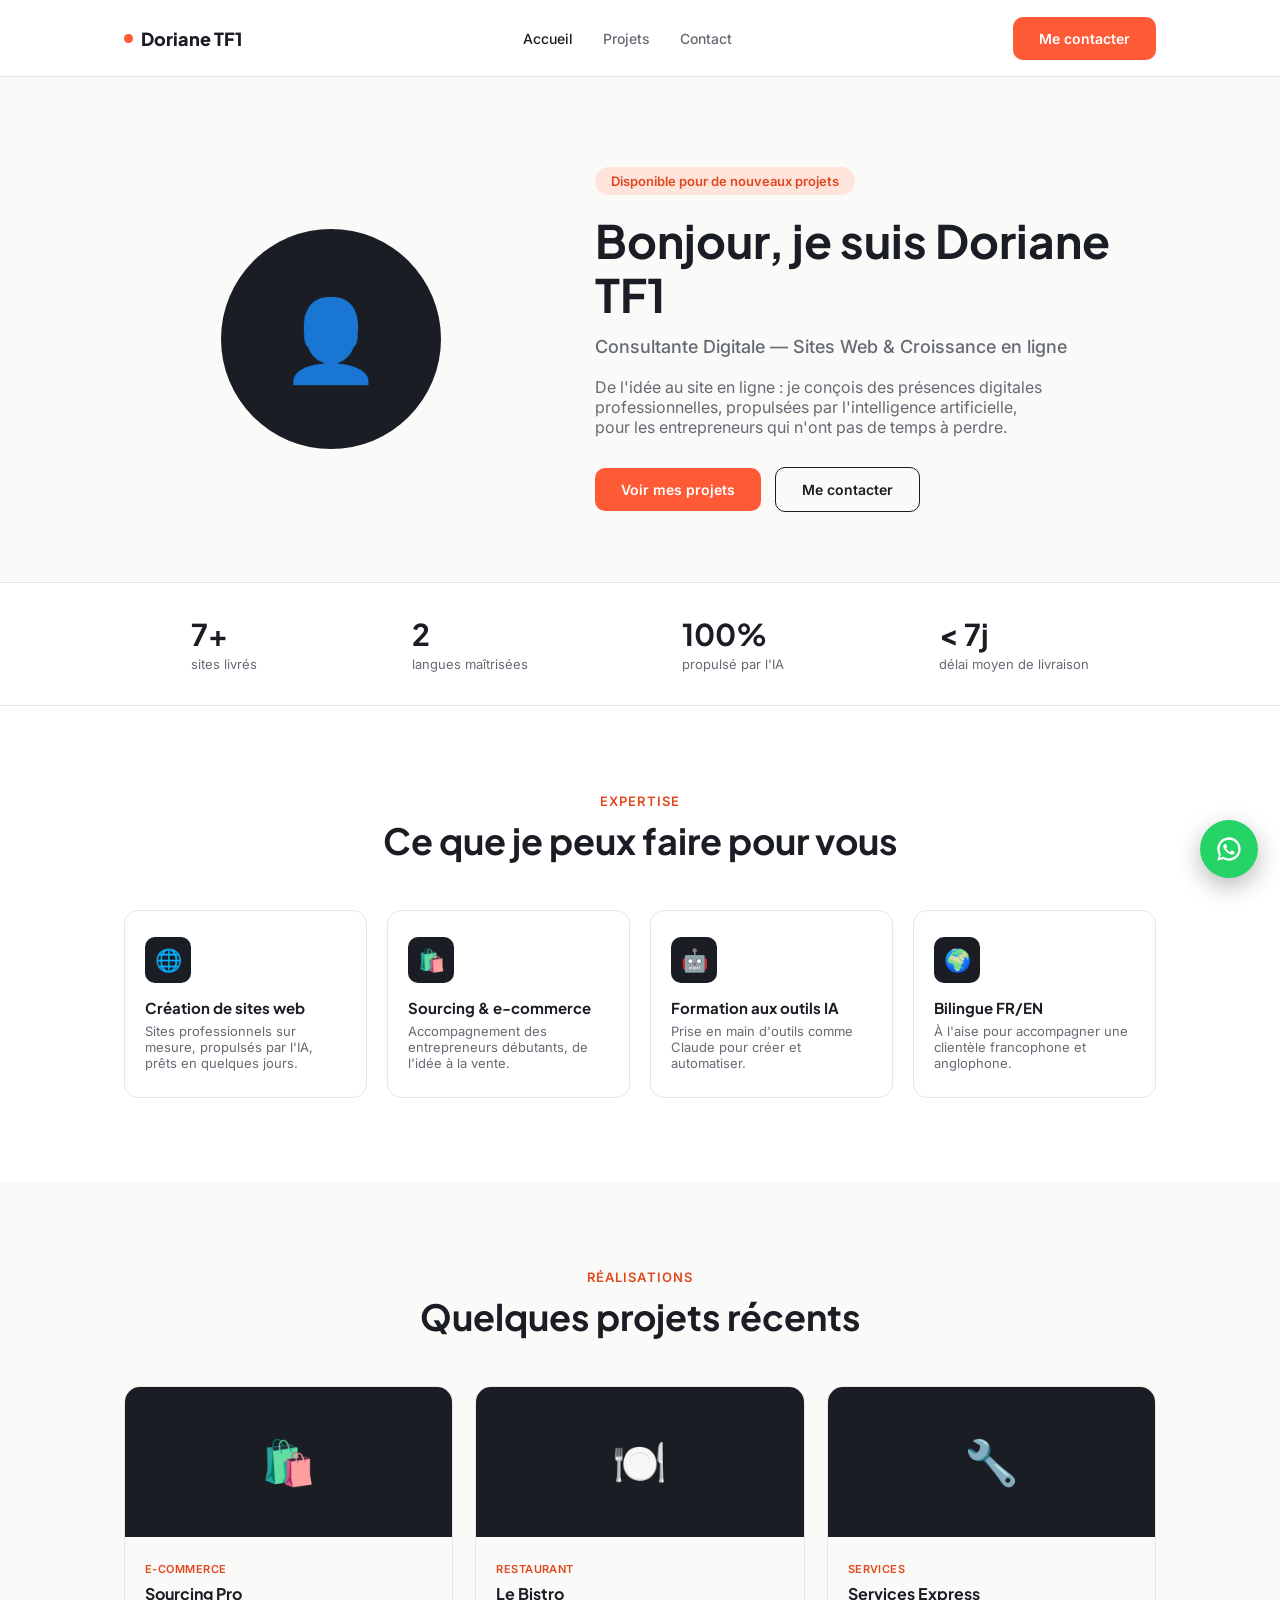
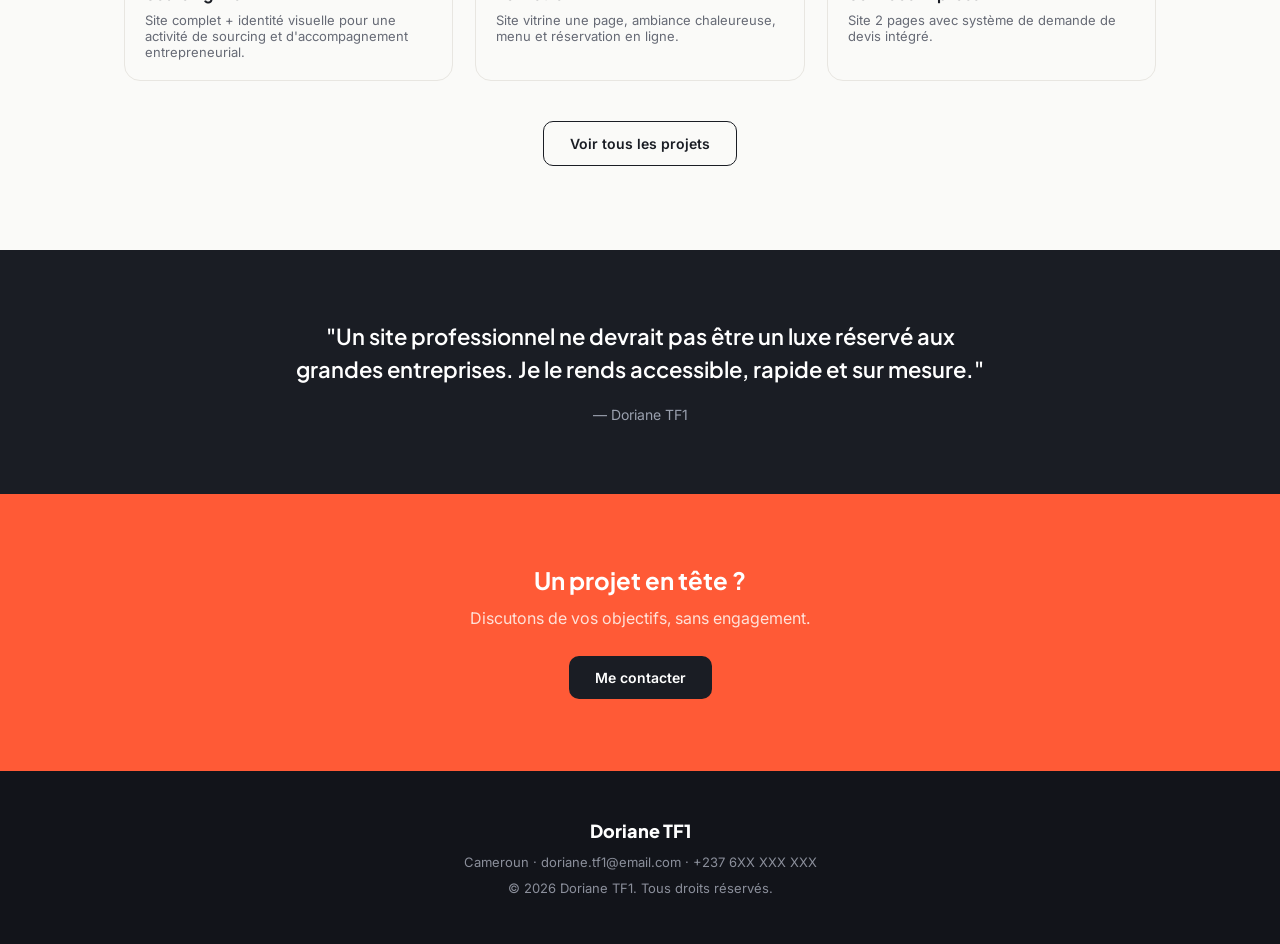
<file: index.html>
<!DOCTYPE html>
<html lang="fr">
<head>
<meta charset="UTF-8"><meta name="viewport" content="width=device-width, initial-scale=1.0">
<title>Doriane TF1 — Consultante Digitale</title>
<link rel="stylesheet" href="style.css">
</head>
<body>
<nav class="nav"><div class="wrap">
  <a class="logo" href="index.html"><span class="dot"></span><span data-r="name">Doriane TF1</span></a>
  <div class="nav-links"><a href="index.html" class="active">Accueil</a><a href="projets.html">Projets</a><a href="contact.html">Contact</a></div>
  <a class="btn btn-coral" href="contact.html">Me contacter</a>
</div></nav>

<header class="hero">
  <div class="wrap">
    <div class="avatar" data-r="avatar">👤</div>
    <div>
      <span class="eyebrow">Disponible pour de nouveaux projets</span>
      <h1>Bonjour, je suis <span data-r="name">Doriane TF1</span></h1>
      <p class="role" data-r="title">Consultante Digitale — Sites Web & Croissance en ligne</p>
      <p class="lead" data-r="tagline">De l'idée au site en ligne...</p>
      <a class="btn btn-coral" href="projets.html">Voir mes projets</a>
      <a class="btn btn-line" href="contact.html" style="margin-left:10px;">Me contacter</a>
    </div>
  </div>
</header>

<section class="stats-bar">
  <div class="wrap" data-r="stats"></div>
</section>

<section class="section">
  <div class="wrap">
    <div class="head center"><span class="kicker">Expertise</span><h2>Ce que je peux faire pour vous</h2></div>
    <div class="skills-grid" data-r="skills"></div>
  </div>
</section>

<section class="section section-bg">
  <div class="wrap">
    <div class="head center"><span class="kicker">Réalisations</span><h2>Quelques projets récents</h2></div>
    <div class="proj-grid" data-r="projects" data-limit="3"></div>
    <div style="text-align:center;margin-top:40px;"><a class="btn btn-line" href="projets.html">Voir tous les projets</a></div>
  </div>
</section>

<section class="quote">
  <div class="wrap">
    <p>"Un site professionnel ne devrait pas être un luxe réservé aux grandes entreprises. Je le rends accessible, rapide et sur mesure."</p>
    <span>— <span data-r="name">Doriane TF1</span></span>
  </div>
</section>

<section class="cta">
  <div class="wrap">
    <h2>Un projet en tête ?</h2>
    <p>Discutons de vos objectifs, sans engagement.</p>
    <a class="btn btn-ink" href="contact.html">Me contacter</a>
  </div>
</section>

<footer class="footer"><div class="wrap">
  <div class="logo" style="display:flex;justify-content:center;" data-r="name">Doriane TF1</div>
  <p><span data-r="location">Cameroun</span> · <span data-r="email">email@exemple.com</span> · <span data-r="phone">+237...</span></p>
  <p style="margin-top:10px;">© 2026 <span data-r="name">Doriane TF1</span>. Tous droits réservés.</p>
</div></footer>

<a data-r="wa-link" data-msg="Bonjour {name}, je voudrais discuter d'un projet." href="#" target="_blank" rel="noopener" class="wa-float" aria-label="Contacter sur WhatsApp">
  <svg viewBox="0 0 24 24" width="28" height="28" fill="#fff"><path d="M12 2C6.48 2 2 6.48 2 12c0 1.85.5 3.58 1.36 5.07L2 22l5.1-1.33A9.94 9.94 0 0 0 12 22c5.52 0 10-4.48 10-10S17.52 2 12 2zm0 18c-1.64 0-3.17-.46-4.47-1.25l-.32-.19-3.03.79.81-2.95-.21-.3A7.94 7.94 0 0 1 4 12c0-4.41 3.59-8 8-8s8 3.59 8 8-3.59 8-8 8zm4.32-5.87c-.24-.12-1.4-.69-1.62-.77-.22-.08-.38-.12-.54.12-.16.24-.62.77-.76.93-.14.16-.28.18-.52.06-.24-.12-1.01-.37-1.92-1.18-.71-.63-1.19-1.42-1.33-1.66-.14-.24-.01-.37.11-.49.11-.11.24-.28.36-.42.12-.14.16-.24.24-.4.08-.16.04-.3-.02-.42-.06-.12-.54-1.31-.74-1.79-.19-.47-.39-.4-.54-.41-.14-.01-.3-.01-.46-.01s-.42.06-.64.3c-.22.24-.84.82-.84 2s.86 2.32.98 2.48c.12.16 1.7 2.6 4.13 3.64.58.25 1.03.4 1.38.51.58.18 1.11.16 1.53.1.47-.07 1.4-.57 1.6-1.12.2-.55.2-1.02.14-1.12-.06-.1-.22-.16-.46-.28z"/></svg>
</a>

<script src="assets/render.js"></script>
</body>
</html>
</file>
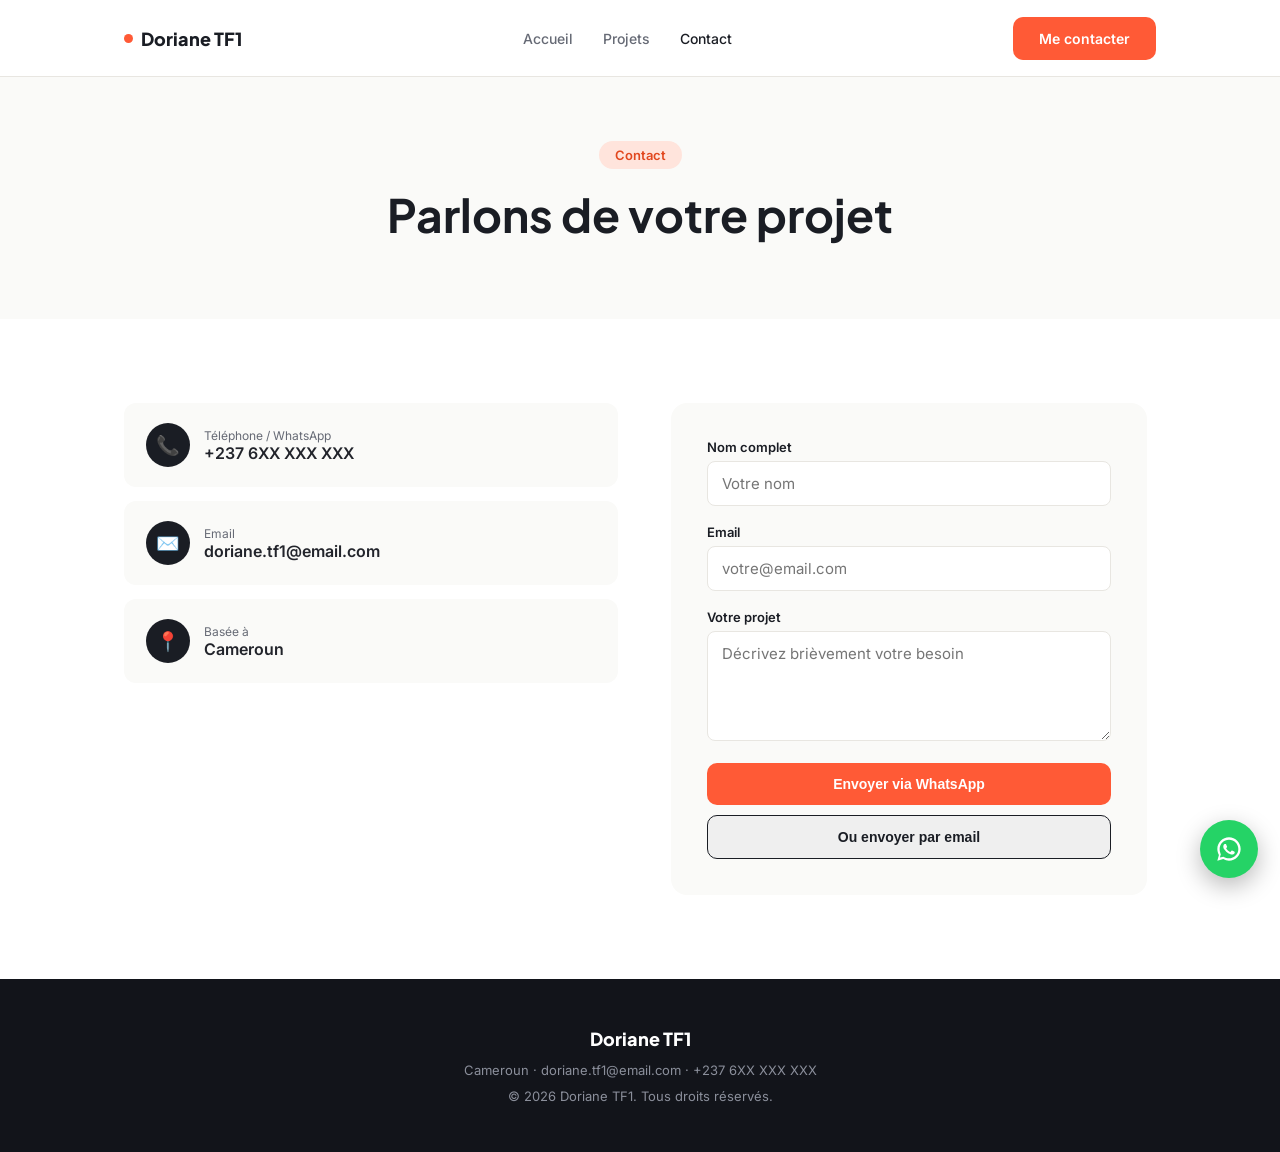
<file: contact.html>
<!DOCTYPE html>
<html lang="fr">
<head>
<meta charset="UTF-8"><meta name="viewport" content="width=device-width, initial-scale=1.0">
<title>Contact — Doriane TF1</title>
<link rel="stylesheet" href="style.css">
</head>
<body>
<nav class="nav"><div class="wrap">
  <a class="logo" href="index.html"><span class="dot"></span><span data-r="name">Doriane TF1</span></a>
  <div class="nav-links"><a href="index.html">Accueil</a><a href="projets.html">Projets</a><a href="contact.html" class="active">Contact</a></div>
  <a class="btn btn-coral" href="contact.html">Me contacter</a>
</div></nav>

<header class="hero" style="padding:64px 0;">
  <div class="wrap" style="grid-template-columns:1fr;text-align:center;">
    <div><span class="eyebrow">Contact</span><h1>Parlons de votre projet</h1></div>
  </div>
</header>

<section class="section">
  <div class="wrap contact-grid">
    <div class="contact-cards">
      <div class="contact-card"><div class="ic">📞</div><div><div style="font-size:12px;color:var(--txt-soft);">Téléphone / WhatsApp</div><div style="font-weight:600;" data-r="phone">+237...</div></div></div>
      <div class="contact-card"><div class="ic">✉️</div><div><div style="font-size:12px;color:var(--txt-soft);">Email</div><div style="font-weight:600;" data-r="email">email@exemple.com</div></div></div>
      <div class="contact-card"><div class="ic">📍</div><div><div style="font-size:12px;color:var(--txt-soft);">Basée à</div><div style="font-weight:600;" data-r="location">Cameroun</div></div></div>
    </div>
    <form class="contact-form" id="contactForm">
      <div class="field"><label>Nom complet</label><input type="text" id="f-name" placeholder="Votre nom"></div>
      <div class="field"><label>Email</label><input type="email" id="f-email" placeholder="votre@email.com"></div>
      <div class="field"><label>Votre projet</label><textarea id="f-need" placeholder="Décrivez brièvement votre besoin"></textarea></div>
      <button type="submit" class="btn btn-coral" style="width:100%;justify-content:center;">Envoyer via WhatsApp</button>
      <button type="button" id="emailBtn" class="btn btn-line" style="width:100%;justify-content:center;margin-top:10px;">Ou envoyer par email</button>
    </form>
  </div>
</section>

<footer class="footer"><div class="wrap">
  <div class="logo" style="display:flex;justify-content:center;" data-r="name">Doriane TF1</div>
  <p><span data-r="location">Cameroun</span> · <span data-r="email">email@exemple.com</span> · <span data-r="phone">+237...</span></p>
  <p style="margin-top:10px;">© 2026 <span data-r="name">Doriane TF1</span>. Tous droits réservés.</p>
</div></footer>

<a data-r="wa-link" data-msg="Bonjour {name}, je voudrais discuter d'un projet." href="#" target="_blank" rel="noopener" class="wa-float" aria-label="Contacter sur WhatsApp">
  <svg viewBox="0 0 24 24" width="28" height="28" fill="#fff"><path d="M12 2C6.48 2 2 6.48 2 12c0 1.85.5 3.58 1.36 5.07L2 22l5.1-1.33A9.94 9.94 0 0 0 12 22c5.52 0 10-4.48 10-10S17.52 2 12 2zm0 18c-1.64 0-3.17-.46-4.47-1.25l-.32-.19-3.03.79.81-2.95-.21-.3A7.94 7.94 0 0 1 4 12c0-4.41 3.59-8 8-8s8 3.59 8 8-3.59 8-8 8zm4.32-5.87c-.24-.12-1.4-.69-1.62-.77-.22-.08-.38-.12-.54.12-.16.24-.62.77-.76.93-.14.16-.28.18-.52.06-.24-.12-1.01-.37-1.92-1.18-.71-.63-1.19-1.42-1.33-1.66-.14-.24-.01-.37.11-.49.11-.11.24-.28.36-.42.12-.14.16-.24.24-.4.08-.16.04-.3-.02-.42-.06-.12-.54-1.31-.74-1.79-.19-.47-.39-.4-.54-.41-.14-.01-.3-.01-.46-.01s-.42.06-.64.3c-.22.24-.84.82-.84 2s.86 2.32.98 2.48c.12.16 1.7 2.6 4.13 3.64.58.25 1.03.4 1.38.51.58.18 1.11.16 1.53.1.47-.07 1.4-.57 1.6-1.12.2-.55.2-1.02.14-1.12-.06-.1-.22-.16-.46-.28z"/></svg>
</a>

<script src="assets/render.js"></script>
<script>
  document.addEventListener("siteDataReady", function(){
    document.getElementById('contactForm').addEventListener('submit', function(e){
      e.preventDefault();
      var name = document.getElementById('f-name').value;
      var need = document.getElementById('f-need').value;
      var msg = "Bonjour, je m'appelle " + name + ". " + need;
      window.open("https://wa.me/" + window.SITE_WA_NUM + "?text=" + encodeURIComponent(msg), "_blank");
    });
    document.getElementById('emailBtn').addEventListener('click', function(){
      var name = document.getElementById('f-name').value;
      var email = document.getElementById('f-email').value;
      var need =
</file>
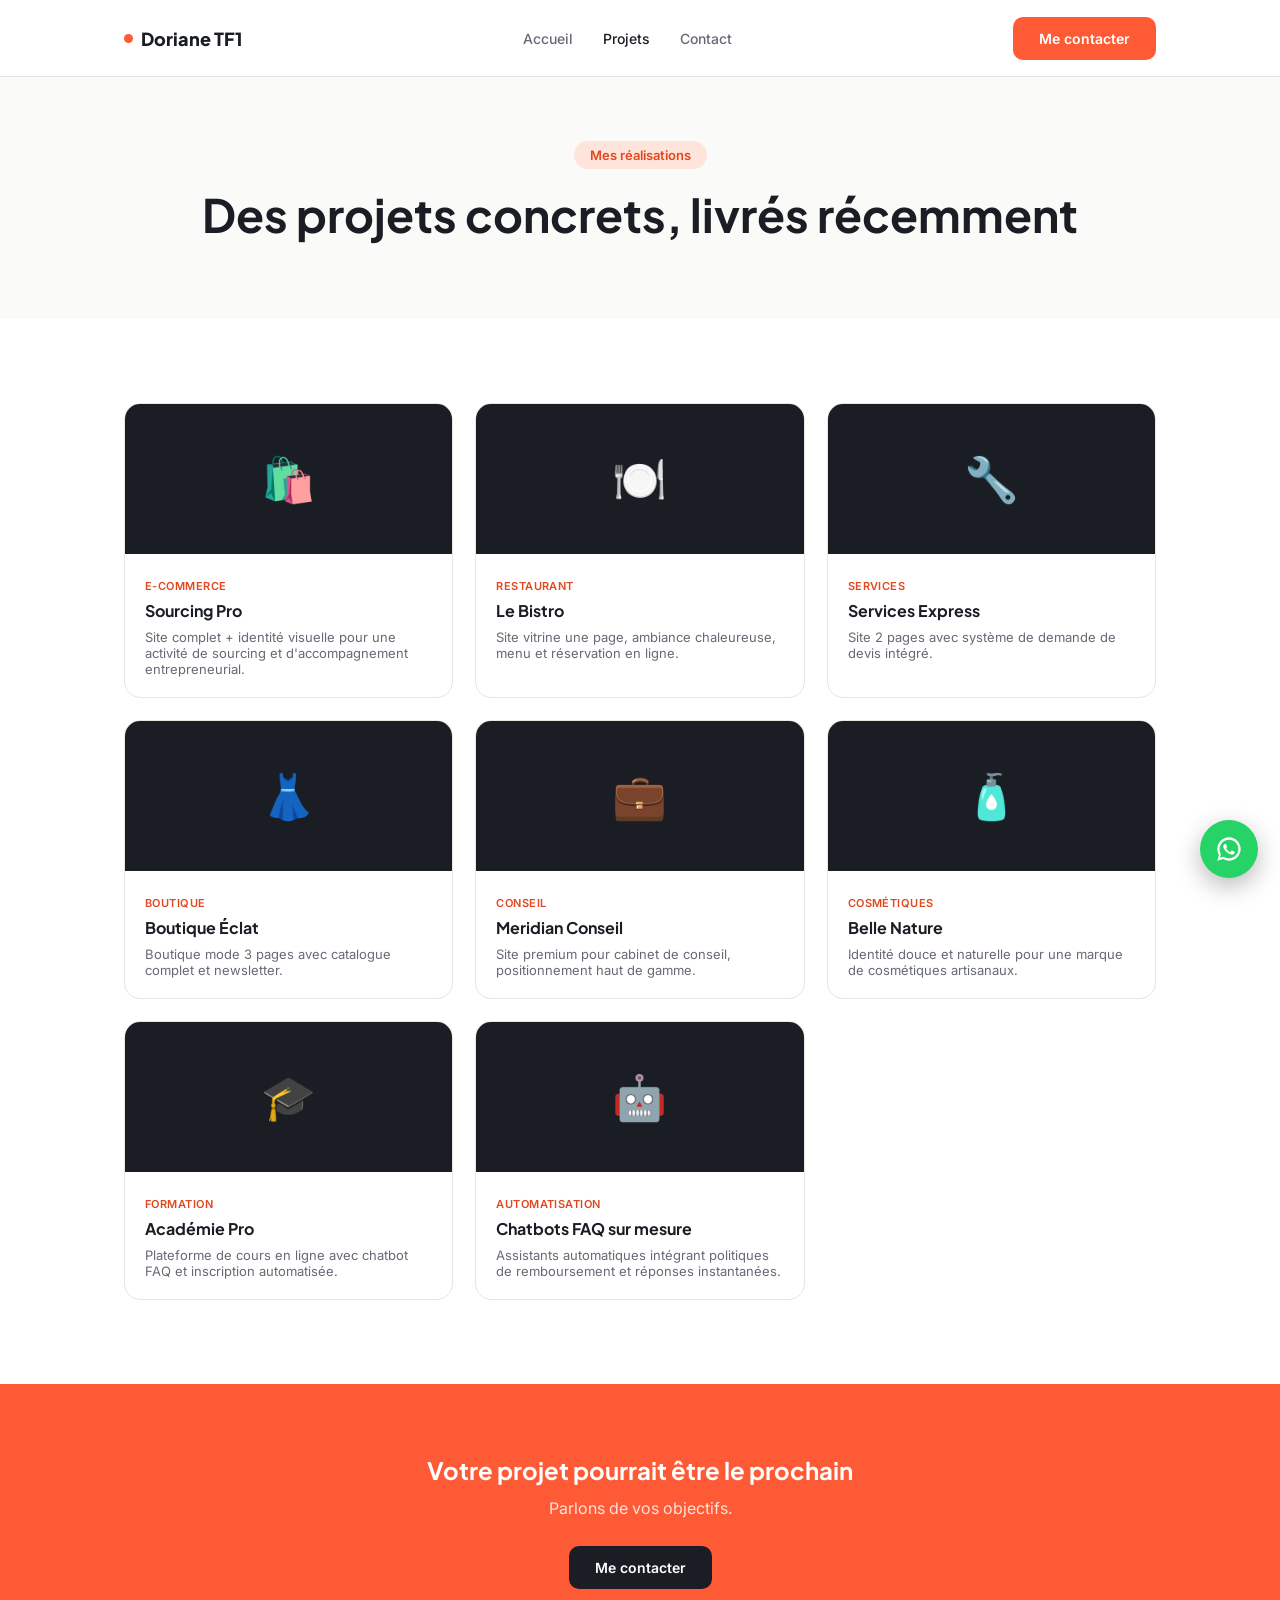
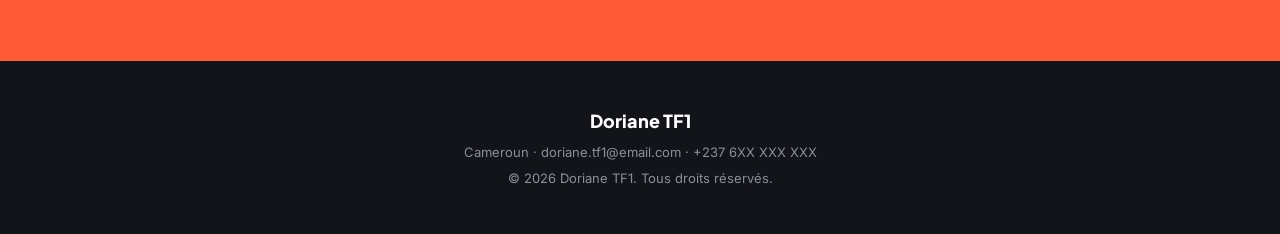
<file: projets.html>
<!DOCTYPE html>
<html lang="fr">
<head>
<meta charset="UTF-8"><meta name="viewport" content="width=device-width, initial-scale=1.0">
<title>Projets — Doriane TF1</title>
<link rel="stylesheet" href="style.css">
</head>
<body>
<nav class="nav"><div class="wrap">
  <a class="logo" href="index.html"><span class="dot"></span><span data-r="name">Doriane TF1</span></a>
  <div class="nav-links"><a href="index.html">Accueil</a><a href="projets.html" class="active">Projets</a><a href="contact.html">Contact</a></div>
  <a class="btn btn-coral" href="contact.html">Me contacter</a>
</div></nav>

<header class="hero" style="padding:64px 0;">
  <div class="wrap" style="grid-template-columns:1fr;text-align:center;">
    <div><span class="eyebrow">Mes réalisations</span><h1>Des projets concrets, livrés récemment</h1></div>
  </div>
</header>

<section class="section">
  <div class="wrap">
    <div class="proj-grid" data-r="projects"></div>
  </div>
</section>

<section class="cta">
  <div class="wrap">
    <h2>Votre projet pourrait être le prochain</h2>
    <p>Parlons de vos objectifs.</p>
    <a class="btn btn-ink" href="contact.html">Me contacter</a>
  </div>
</section>

<footer class="footer"><div class="wrap">
  <div class="logo" style="display:flex;justify-content:center;" data-r="name">Doriane TF1</div>
  <p><span data-r="location">Cameroun</span> · <span data-r="email">email@exemple.com</span> · <span data-r="phone">+237...</span></p>
  <p style="margin-top:10px;">© 2026 <span data-r="name">Doriane TF1</span>. Tous droits réservés.</p>
</div></footer>

<a data-r="wa-link" data-msg="Bonjour {name}, je voudrais discuter d'un projet." href="#" target="_blank" rel="noopener" class="wa-float" aria-label="Contacter sur WhatsApp">
  <svg viewBox="0 0 24 24" width="28" height="28" fill="#fff"><path d="M12 2C6.48 2 2 6.48 2 12c0 1.85.5 3.58 1.36 5.07L2 22l5.1-1.33A9.94 9.94 0 0 0 12 22c5.52 0 10-4.48 10-10S17.52 2 12 2zm0 18c-1.64 0-3.17-.46-4.47-1.25l-.32-.19-3.03.79.81-2.95-.21-.3A7.94 7.94 0 0 1 4 12c0-4.41 3.59-8 8-8s8 3.59 8 8-3.59 8-8 8zm4.32-5.87c-.24-.12-1.4-.69-1.62-.77-.22-.08-.38-.12-.54.12-.16.24-.62.77-.76.93-.14.16-.28.18-.52.06-.24-.12-1.01-.37-1.92-1.18-.71-.63-1.19-1.42-1.33-1.66-.14-.24-.01-.37.11-.49.11-.11.24-.28.36-.42.12-.14.16-.24.24-.4.08-.16.04-.3-.02-.42-.06-.12-.54-1.31-.74-1.79-.19-.47-.39-.4-.54-.41-.14-.01-.3-.01-.46-.01s-.42.06-.64.3c-.22.24-.84.82-.84 2s.86 2.32.98 2.48c.12.16 1.7 2.6 4.13 3.64.58.25 1.03.4 1.38.51.58.18 1.11.16 1.53.1.47-.07 1.4-.57 1.6-1.12.2-.55.2-1.02.14-1.12-.06-.1-.22-.16-.46-.28z"/></svg>
</a>

<script src="assets/render.js"></script>
</body>
</html>
</file>
<file: style.css>
@import url('https://fonts.googleapis.com/css2?family=Plus+Jakarta+Sans:wght@600;700;800&family=Inter:wght@400;500;600&display=swap');
:root{--ink:#1A1D24;--ink-2:#12141A;--coral:#FF5A36;--coral-dk:#E2481F;--bg:#FAFAF8;--line:#E8E6E1;--txt:#22242B;--txt-soft:#666A75;}
*{box-sizing:border-box;margin:0;padding:0;}
body{font-family:'Inter',sans-serif;color:var(--txt);background:#fff;}
h1,h2,h3{font-family:'Plus Jakarta Sans',sans-serif;font-weight:700;color:var(--ink);line-height:1.18;}
a{text-decoration:none;color:inherit;}
.wrap{max-width:1080px;margin:0 auto;padding:0 24px;}
.nav{position:sticky;top:0;background:#fff;border-bottom:1px solid var(--line);z-index:10;}
.nav .wrap{display:flex;align-items:center;justify-content:space-between;height:76px;}
.logo{font-family:'Plus Jakarta Sans',sans-serif;font-weight:800;font-size:18px;color:var(--ink);display:flex;align-items:center;gap:8px;}
.logo .dot{width:9px;height:9px;border-radius:50%;background:var(--coral);}
.nav-links{display:flex;gap:30px;font-size:14px;font-weight:500;color:var(--txt-soft);}
.nav-links a.active,.nav-links a:hover{color:var(--ink);}
.btn{display:inline-flex;align-items:center;gap:8px;padding:13px 26px;border-radius:10px;font-weight:600;font-size:14px;border:none;cursor:pointer;}
.btn-coral{background:var(--coral);color:#fff;}
.btn-ink{background:var(--ink);color:#fff;}
.btn-line{border:1.5px solid var(--ink);color:var(--ink);}
.hero{background:var(--bg);padding:90px 0 70px;}
.hero .wrap{display:grid;grid-template-columns:.85fr 1.15fr;gap:56px;align-items:center;}
.avatar{width:220px;height:220px;border-radius:50%;background:var(--ink);color:var(--coral);display:flex;align-items:center;justify-content:center;font-size:80px;margin:0 auto;}
.eyebrow{display:inline-block;background:#FFE4DC;color:var(--coral-dk);font-size:13px;font-weight:600;padding:6px 16px;border-radius:999px;margin-bottom:18px;}
.hero h1{font-size:clamp(30px,4.4vw,46px);margin-bottom:14px;}
.hero .role{font-size:18px;color:var(--txt-soft);font-weight:500;margin-bottom:20px;}
.hero p.lead{color:var(--txt-soft);font-size:16px;max-width:460px;margin-bottom:30px;}
.stats-bar{border-top:1px solid var(--line);border-bottom:1px solid var(--line);padding:32px 0;}
.stats-bar .wrap{display:flex;justify-content:space-around;flex-wrap:wrap;gap:20px;}
.stat b{font-family:'Plus Jakarta Sans',sans-serif;font-size:30px;color:var(--ink);display:block;}
.stat span{color:var(--txt-soft);font-size:13px;}
.section{padding:84px 0;}
.section-bg{background:var(--bg);}
.head{max-width:600px;margin:0 auto 48px;}
.head.center{text-align:center;}
.head span.kicker{color:var(--coral-dk);font-size:13px;font-weight:600;letter-spacing:.08em;text-transform:uppercase;}
.head h2{font-size:clamp(26px,3.4vw,36px);margin:10px 0;}
.head p{color:var(--txt-soft);}
.skills-grid{display:grid;grid-template-columns:repeat(4,1fr);gap:20px;}
.skill-card{background:#fff;border:1px solid var(--line);border-radius:14px;padding:26px 20px;}
.skill-card .ic{width:46px;height:46px;border-radius:10px;background:var(--ink);color:var(--coral);display:flex;align-items:center;justify-content:center;font-size:22px;margin-bottom:16px;}
.skill-card h3{font-size:15px;margin-bottom:6px;}
.skill-card p{font-size:13px;color:var(--txt-soft);}
.proj-grid{display:grid;grid-template-columns:repeat(3,1fr);gap:22px;}
.proj-card{border:1px solid var(--line);border-radius:16px;overflow:hidden;}
.proj-card .img{height:150px;background:var(--ink);display:flex;align-items:center;justify-content:center;font-size:44px;}
.proj-card .body{padding:20px;}
.proj-card .tag{font-size:11px;color:var(--coral-dk);font-weight:600;text-transform:uppercase;letter-spacing:.04em;}
.proj-card h3{font-size:16px;margin:8px 0 8px;}
.proj-card p{font-size:13px;color:var(--txt-soft);}
.quote{background:var(--ink);color:#fff;padding:70px 0;text-align:center;}
.quote p{font-size:22px;font-family:'Plus Jakarta Sans',sans-serif;font-weight:600;max-width:700px;margin:0 auto 18px;line-height:1.5;}
.quote span{color:#9AA0AE;font-size:14px;}
.cta{background:var(--coral);text-align:center;padding:72px 0;}
.cta h2{color:#fff;}
.cta p{color:#FFE1D8;margin:14px 0 28px;}
.footer{background:var(--ink-2);color:#8B8F9B;padding:48px 0;text-align:center;font-size:13px;}
.footer .logo{color:#fff;margin-bottom:12px;justify-content:center;}
form.contact-form{background:var(--bg);border-radius:16px;padding:36px;max-width:600px;margin:0 auto;}
.field{margin-bottom:18px;}
.field label{display:block;font-size:13px;font-weight:600;color:var(--ink);margin-bottom:6px;}
.field input,.field textarea,.field select{width:100%;padding:12px 14px;border-radius:8px;border:1px solid var(--line);font-family:'Inter',sans-serif;font-size:15px;background:#fff;}
.field textarea{min-height:110px;resize:vertical;}
.contact-grid{display:grid;grid-template-columns:1fr 1fr;gap:44px;align-items:start;}
.contact-cards{display:flex;flex-direction:column;gap:14px;}
.contact-card{background:var(--bg);border-radius:12px;padding:20px 22px;display:flex;align-items:center;gap:14px;}
.contact-card .ic{width:44px;height:44px;border-radius:50%;background:var(--ink);color:var(--coral);display:flex;align-items:center;justify-content:center;font-size:19px;flex-shrink:0;}
.wa-float{position:fixed;bottom:22px;right:22px;width:58px;height:58px;border-radius:50%;background:#25D366;display:flex;align-items:center;justify-content:center;box-shadow:0 8px 24px rgba(0,0,0,.28);z-index:999;transition:t
</file>
